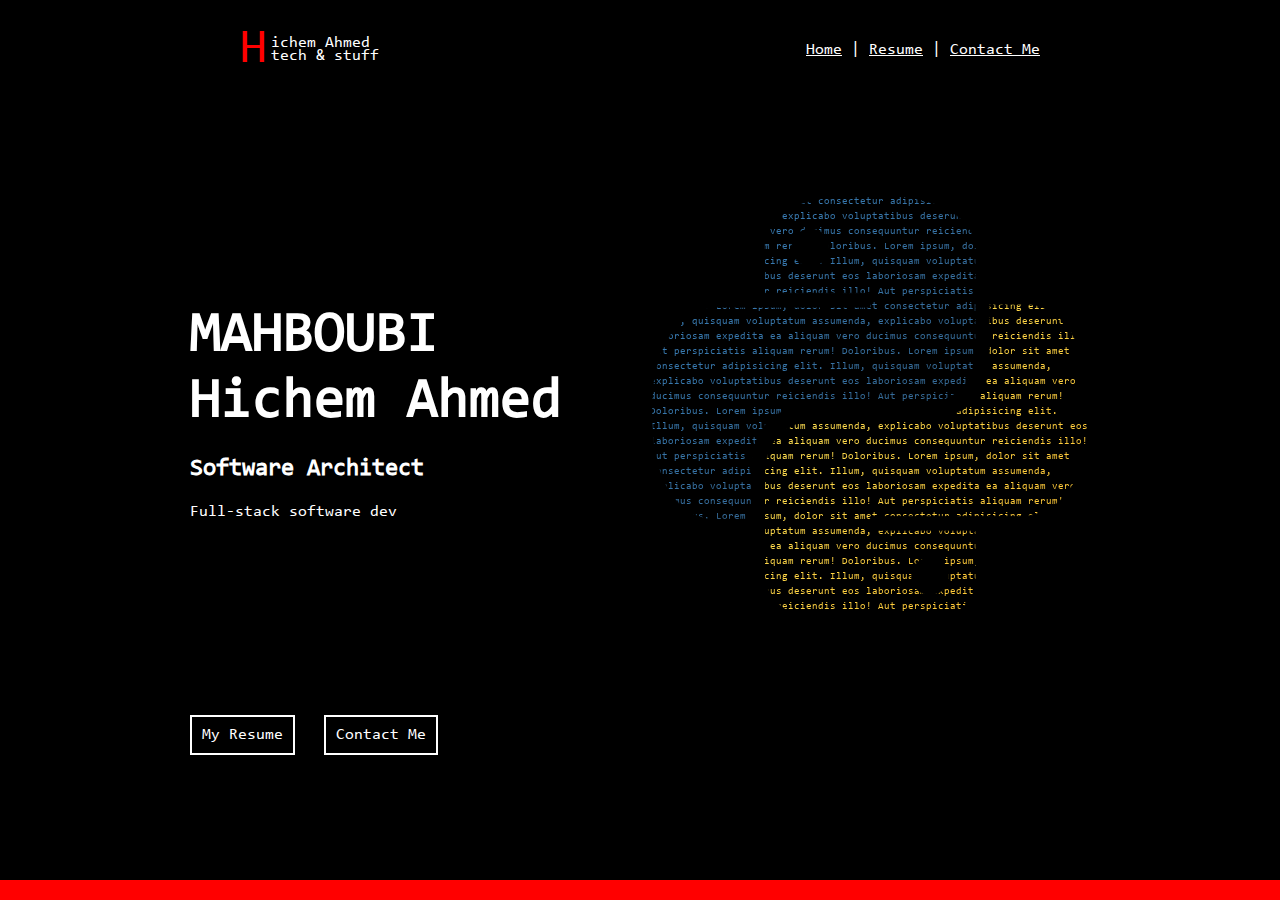
<file: index.html>
<!DOCTYPE html>
<html lang="en">
  <head>
    <meta charset="UTF-8" />
    <meta http-equiv="X-UA-Compatible" content="IE=edge" />
    <link rel="stylesheet" href="style.css" />
    <meta name="viewport" content="width=device-width, initial-scale=1.0" />
    <title>Hichem Ahmed</title>
  </head>
  <body>
    <div class="container">
      <header>
        <a href="index.html" id="logo">
          <p id="logo-part1">H</p>
          <p id="logo-part2">ichem Ahmed tech & stuff</p>
        </a>
        <nav>
          <a href="index.html">Home</a>
          | <a href="resume.html">Resume</a> |
          <a href="contact.html">Contact Me</a>
        </nav>
      </header>
      <main>
        <section id="hero">
          <div>
            <h1>
              MAHBOUBI <br />
              Hichem Ahmed
            </h1>
            <h2>Software Architect</h2>
            <p id="type"></p>
          </div>
          <p>
            Lorem ipsum, dolor sit amet consectetur adipisicing elit. Illum,
            quisquam voluptatum assumenda, explicabo voluptatibus deserunt eos
            laboriosam expedita ea aliquam vero ducimus consequuntur reiciendis
            illo! Aut perspiciatis aliquam rerum! Doloribus. Lorem ipsum, dolor
            sit amet consectetur adipisicing elit. Illum, quisquam voluptatum
            assumenda, explicabo voluptatibus deserunt eos laboriosam expedita
            ea aliquam vero ducimus consequuntur reiciendis illo! Aut
            perspiciatis aliquam rerum! Doloribus. Lorem ipsum, dolor sit amet
            consectetur adipisicing elit. Illum, quisquam voluptatum assumenda,
            explicabo voluptatibus deserunt eos laboriosam expedita ea aliquam
            vero ducimus consequuntur reiciendis illo! Aut perspiciatis aliquam
            rerum! Doloribus. Lorem ipsum, dolor sit amet consectetur
            adipisicing elit. Illum, quisquam voluptatum assumenda, explicabo
            voluptatibus deserunt eos laboriosam expedita ea aliquam vero
            ducimus consequuntur reiciendis illo! Aut perspiciatis aliquam
            rerum! Doloribus. Lorem ipsum, dolor sit amet consectetur
            adipisicing elit. Illum, quisquam voluptatum assumenda, explicabo
            voluptatibus deserunt eos laboriosam expedita ea aliquam vero
            ducimus consequuntur reiciendis illo! Aut perspiciatis aliquam
            rerum! Doloribus. Lorem ipsum, dolor sit amet consectetur
            adipisicing elit. Illum, quisquam voluptatum assumenda, explicabo
            voluptatibus deserunt eos laboriosam expedita ea aliquam vero
            ducimus consequuntur reiciendis illo! Aut perspiciatis aliquam
            rerum! Doloribus. Lorem ipsum, dolor sit amet consectetur
            adipisicing elit. Illum, quisquam voluptatum assumenda, explicabo
            voluptatibus deserunt eos laboriosam expedita ea aliquam vero
            ducimus consequuntur reiciendis illo! Aut perspiciatis aliquam
            rerum! Doloribus. Lorem ipsum, dolor sit amet consectetur
            adipisicing elit. Illum, quisquam voluptatum assumenda, explicabo
            voluptatibus deserunt eos laboriosam expedita ea aliquam vero
            ducimus consequuntur reiciendis illo! Aut perspiciatis aliquam
            rerum! Doloribus.
          </p>
        </section>
        <section id="buttons">
          <a href="resume.html">My Resume</a>
          <a href="contact.html">Contact Me</a>
        </section>
      </main>
    </div>
    <footer></footer>

    <script src="index.js"></script>
  </body>
</html>
</file>
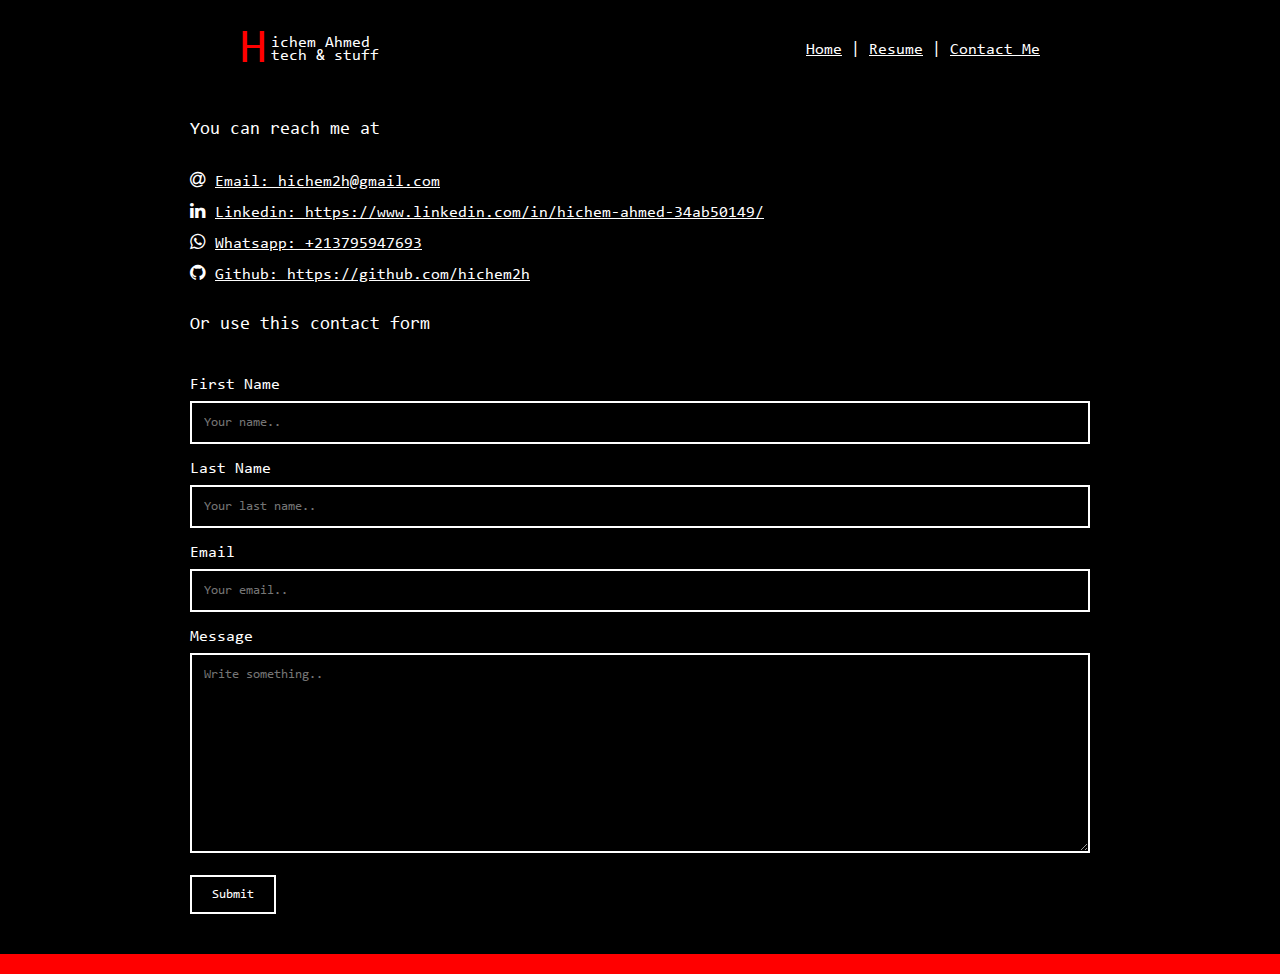
<file: contact.html>
<!DOCTYPE html>
<html lang="en">
  <head>
    <meta charset="UTF-8" />
    <meta http-equiv="X-UA-Compatible" content="IE=edge" />
    <link rel="stylesheet" href="style.css" />
    <link
      rel="stylesheet"
      href="https://cdnjs.cloudflare.com/ajax/libs/font-awesome/4.7.0/css/font-awesome.min.css"
    />
    <meta name="viewport" content="width=device-width, initial-scale=1.0" />
    <title>Hichem Ahmed</title>
  </head>
  <body>
    <div class="container">
      <header>
        <a href="index.html" id="logo">
          <p id="logo-part1">H</p>
          <p id="logo-part2">ichem Ahmed tech & stuff</p>
        </a>
        <nav>
          <a href="index.html">Home</a>
          | <a href="resume.html">Resume</a> |
          <a href="contact.html">Contact Me</a>
        </nav>
      </header>
      <main>
        <div id="contact-info">
          <p>You can reach me at</p>
          <a target="_blank" href="mailto:hichem2h@gmail.com"
            ><i class="fa fa-at"></i>Email: hichem2h@gmail.com</a
          >
          <a
            target="_blank"
            href="https://www.linkedin.com/in/hichem-ahmed-34ab50149/"
          >
            <i class="fa fa-linkedin"></i>Linkedin:
            https://www.linkedin.com/in/hichem-ahmed-34ab50149/
          </a>
          <a target="_blank" href="https://wa.me/+213795947693"
            ><i class="fa fa-whatsapp"></i>Whatsapp: +213795947693</a
          >
          <a target="_blank" href="https://github.com/hichem2h"
            ><i class="fa fa-github"></i>Github: https://github.com/hichem2h</a
          >
          <p>Or use this contact form</p>
        </div>
        <div>
          <p id="contact-form-status"></p>
          <form
            id="contact-form"
            action="https://formspree.io/f/xayvjzge"
            method="POST"
          >
            <label for="fname">First Name</label>
            <input
              type="text"
              id="fname"
              name="firstname"
              placeholder="Your name.."
            />

            <label for="lname">Last Name</label>
            <input
              type="text"
              id="lname"
              name="lastname"
              placeholder="Your last name.."
            />

            <label for="email">Email</label>
            <input
              type="text"
              id="email"
              name="email"
              placeholder="Your email.."
            />

            <label for="message">Message</label>
            <textarea
              id="message"
              name="message"
              placeholder="Write something.."
              style="height: 200px"
            ></textarea>

            <input type="submit" value="Submit" />
          </form>
        </div>
      </main>
    </div>
    <footer></footer>

    <script src="index.js"></script>
  </body>
</html>
</file>
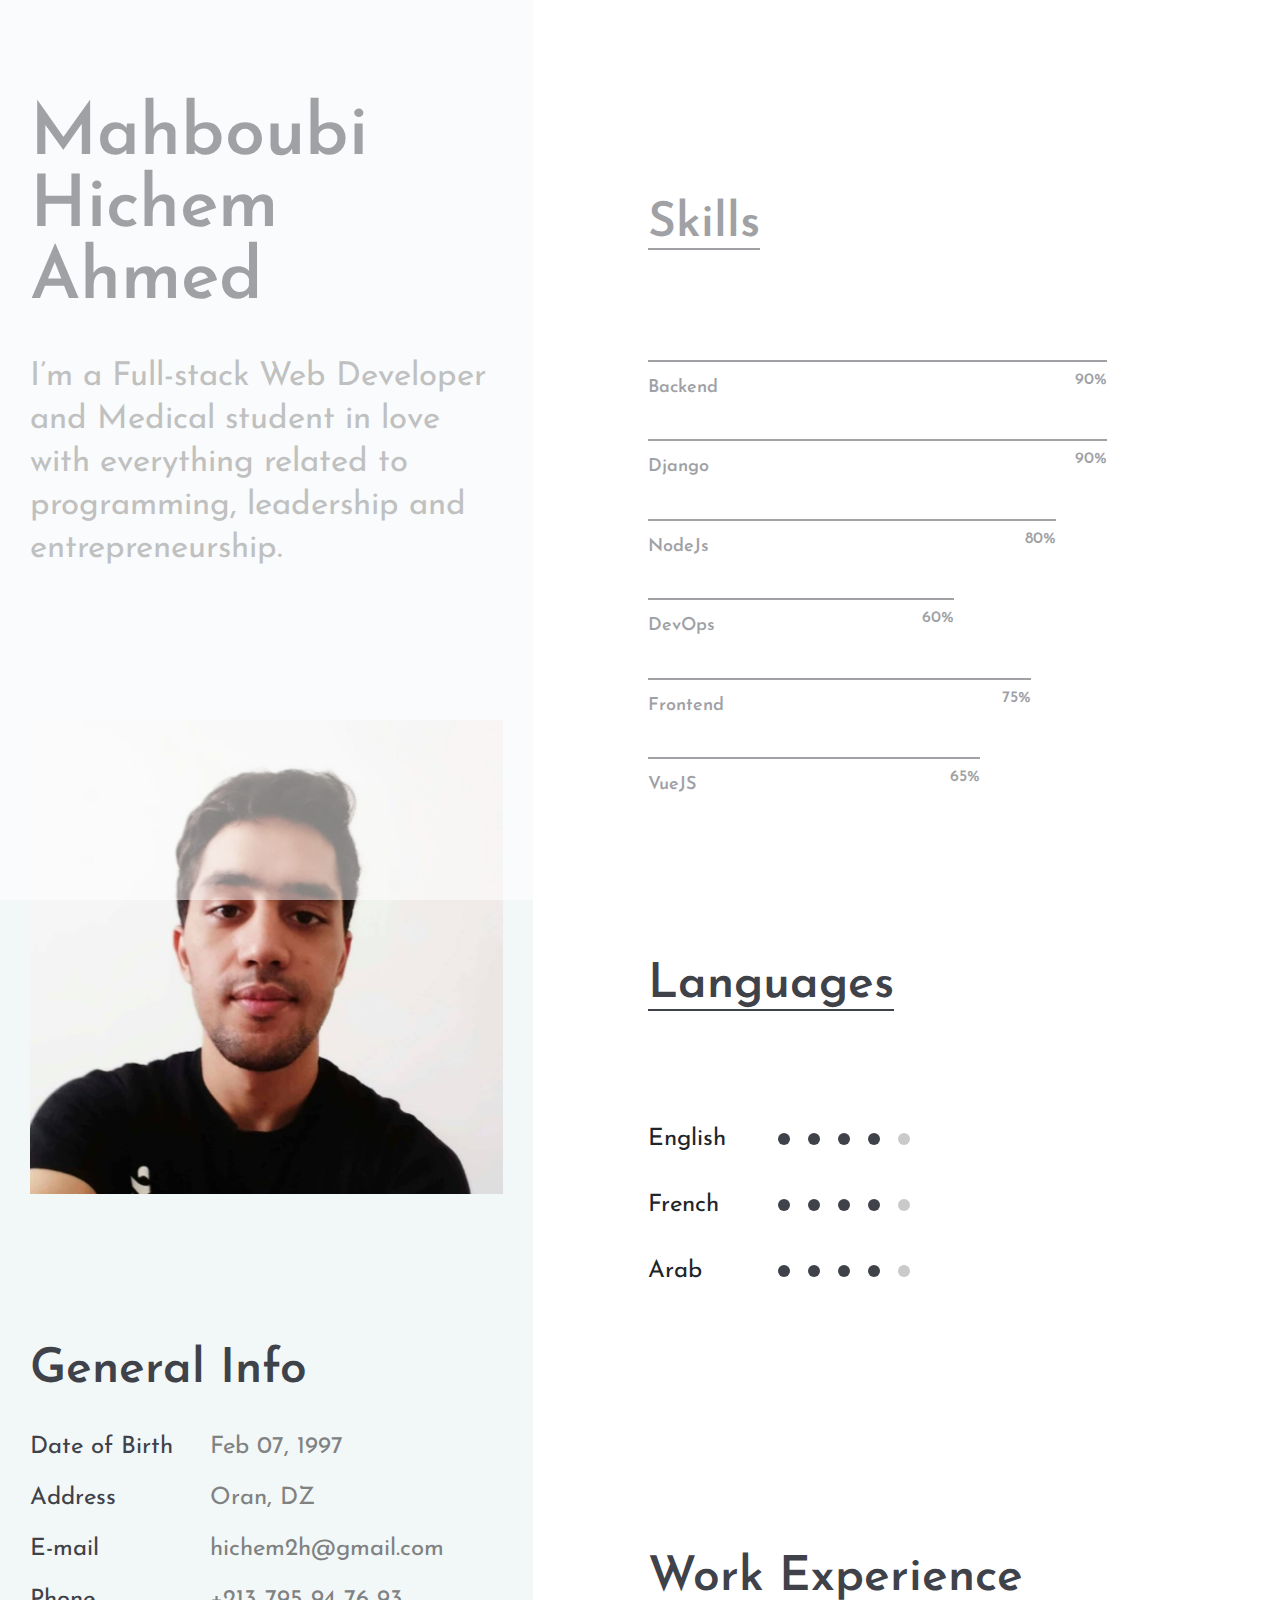
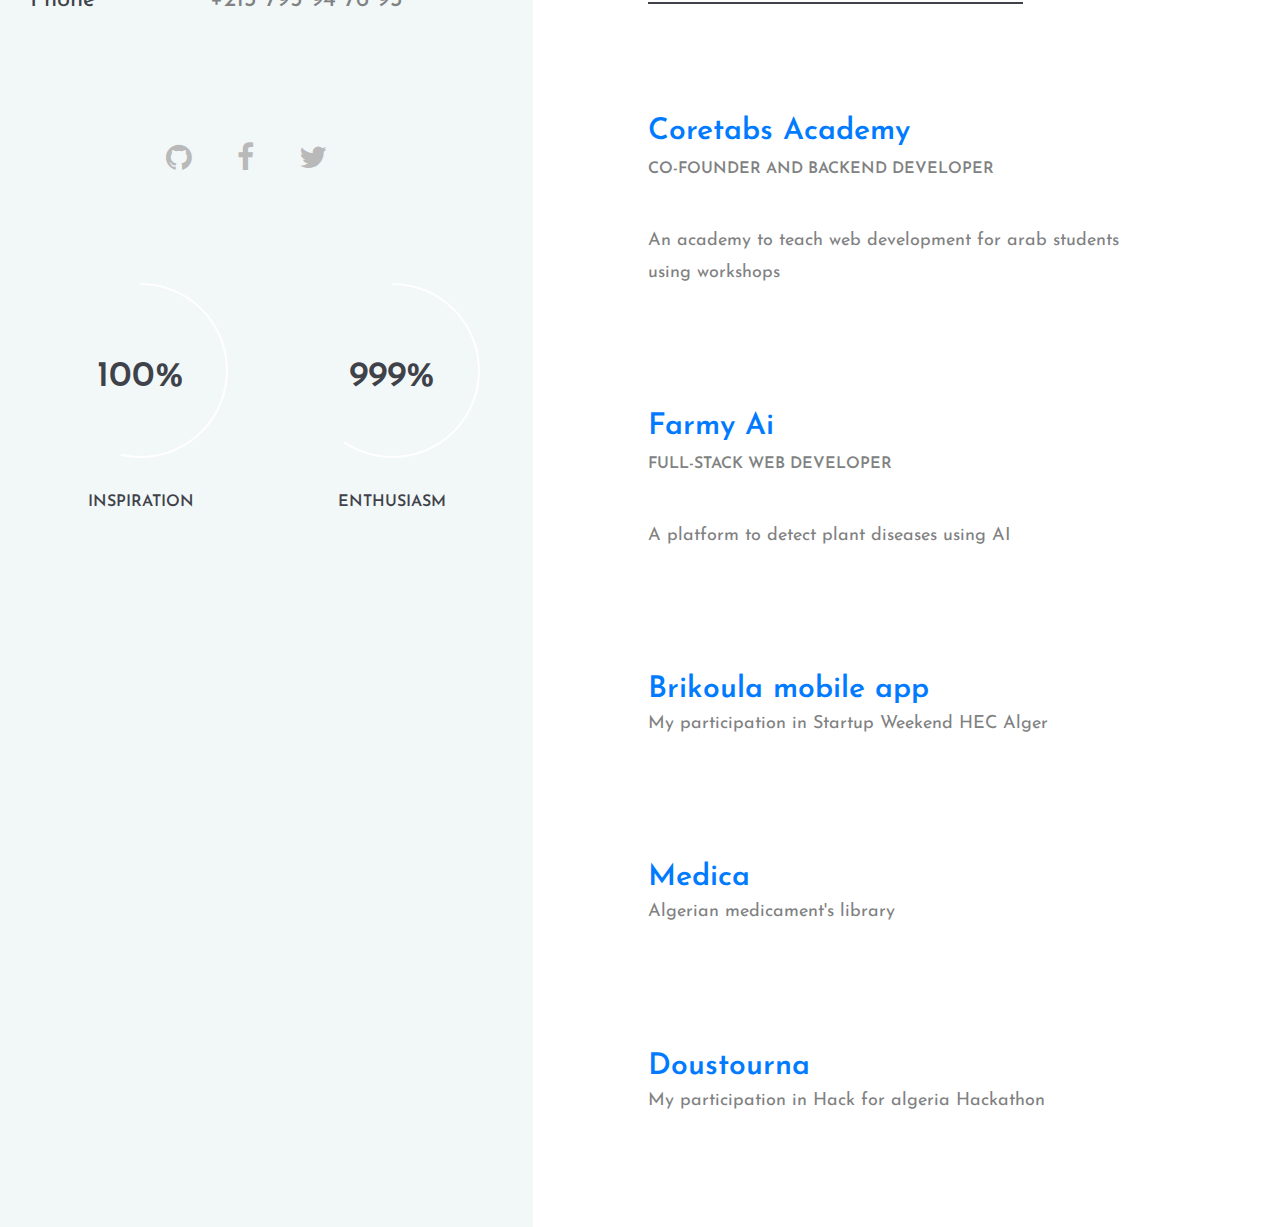
<file: main.html>
<!DOCTYPE html>
<html lang="en">
<head>
	<title>Hichem Ahmed - CV Resume</title>
	<meta charset="UTF-8">
	<meta name="description" content="Hichem Ahmed - CV Resume">
	<meta name="viewport" content="width=device-width, initial-scale=1.0">
	<!-- Favicon -->   
	<link href="img/favicon.ico" rel="shortcut icon"/>

	<!-- Google Fonts -->
	<link href="https://fonts.googleapis.com/css?family=Josefin+Sans:400,400i,600,600i,700" rel="stylesheet">

	<!-- Stylesheets -->
	<link rel="stylesheet" href="css/bootstrap.min.css"/>
	<link rel="stylesheet" href="css/font-awesome.min.css"/>
	<link rel="stylesheet" href="css/flaticon.css"/>
	<link rel="stylesheet" href="css/owl.carousel.css"/>
	<link rel="stylesheet" href="css/magnific-popup.css"/>
	<link rel="stylesheet" href="css/style.css"/>


	<!--[if lt IE 9]>
	  <script src="https://oss.maxcdn.com/html5shiv/3.7.2/html5shiv.min.js"></script>
	  <script src="https://oss.maxcdn.com/respond/1.4.2/respond.min.js"></script>
	<![endif]-->

</head>
<body>
	<!-- Page Preloder -->
	<div id="preloder">
		<div class="loader"></div>
	</div>
	
	<div class="home-three-style">
		<div class="container-fluid p-0">
			<div class="row m-0">
				<div class="col-xl-5 col-lg-5 p-0">
					<div class="main-left-area h-100">
						<!-- hero section -->
						<section class="intro-section">
                                <div class="hero-text">
                                        <h2>Mahboubi<br>Hichem Ahmed</h2>
                                        <p>I’m a Full-stack Web Developer and Medical student in love with everything related to programming, leadership and entrepreneurship.</p>
                                    </div>
							<figure class="hero-image">
								<img src="img/hero-1.jpg" alt="">
							</figure>
							<div class="hero-info pt-5">
								<h2>General Info</h2>
								<ul>
									<li><span>Date of Birth</span>Feb 07, 1997</li>
									<li><span>Address</span>Oran, DZ</li>
									<li><span>E-mail</span>hichem2h@gmail.com</li>
									<li><span>Phone </span>+213 795 94 76 93</li>
								</ul>
							</div>
                        </section>
                        <div class="social-links">
								<a href="https://github.com/hichem2h"><i class="fa fa-github"></i></a>
								<a href="https://facebook.com/hichem2h"><i class="fa fa-facebook"></i></a>
                                <a href="https://twitter.com/hichem2h"><i class="fa fa-twitter"></i></a>
							</div>
						<!-- extra section -->
						<section class="extra-section">
							<div class="row">
								<div class="col-md-6 text-center">
									<div class="fact-box trans">
										<div class="fact-content">
											<div class="circle-progress">
												<div id="progress3" class="prog-circle"></div>
												<div class="progress-info">
													<h2>100%</h2>
												</div>
												<div class="prog-title">
													<h3>Inspiration</h3>
												</div>			
											</div>
										</div>
									</div>
								</div>
								<div class="col-md-6 text-center">
									<div class="fact-box trans">
										<div class="fact-content">
											<div class="circle-progress">
												<div id="progress4" class="prog-circle"></div>
												<div class="progress-info">
													<h2>999%</h2>
												</div>
												<div class="prog-title">
													<h3>Enthusiasm</h3>
												</div>			
											</div>
										</div>
									</div>
								</div>
							</div>
						</section>
					</div>
				</div>
				<div class="col-xl-6 col-lg-7">
					<div class="main-right-area">
						<!-- skill section start -->
						<div class="skill-section">
							<div class="section-title">
								<h2>Skills</h2>
							</div>
							<!-- progress bars -->
							<div class="skills">
								<div class="single-progress-item">
									<div class="progress-bar-style" data-progress="90"></div>
									<p>Backend</p>
								</div>
								<div class="single-progress-item">
									<div class="progress-bar-style" data-progress="90"></div>
									<p>Django</p>
								</div>
								<div class="single-progress-item">
									<div class="progress-bar-style" data-progress="80"></div>
									<p>NodeJs</p>
                                </div>
    							<div class="single-progress-item">
									<div class="progress-bar-style" data-progress="60"></div>
									<p>DevOps</p>
                                </div>
                                <div class="single-progress-item">
									<div class="progress-bar-style" data-progress="75"></div>
									<p>Frontend</p>
                                </div>
                                <div class="single-progress-item">
                                    <div class="progress-bar-style" data-progress="65"></div>
                                    <p>VueJS</p>
                                </div>
							</div>
						</div>
						<!-- skill section end -->
												<!-- language skill section -->
						<section class="language-section spad">
							<div class="section-title">
								<h2>Languages</h2>
							</div>
							<ul class="language-progress">
								<li>English <div class="lan-prog" data-lanprogesss="4"></div></li>
								<li>French <div class="lan-prog" data-lanprogesss="4"></div></li>
								<li>Arab <div class="lan-prog" data-lanprogesss="4"></div></li>
							</ul>
						</section>
						<!-- Resume section start -->
						<section class="resume-section spad">
							<div class="section-title">
								<h2>Work Experience</h2>
							</div>
							<ul class="resume-list">
								<li>
									<h3><a href="https://coretabs.net">Coretabs Academy</a></h3>
									<h4>Co-Founder and Backend Developer</h4>
									<p>An academy to teach web development for arab students using workshops</p>
								</li>
								<li>
								    <h3><a href="http://ilyesbrh.github.io/FarmyAi">Farmy Ai</a></h3>
									<h4>Full-stack Web Developer</h4>
									<p>A platform to detect plant diseases using AI</p>
                                </li>
                                <li>
								    <h3><a href="https://ilyesbrh.github.io/brikoula/">Brikoula mobile app</a></h3>
									<p>My participation in Startup Weekend HEC Alger</p>
                                </li>
                                <li>
								    <h3><a href="https://medicadz.herokuapp.com/">Medica</a></h3>
									<p>Algerian medicament's library</p>
								</li>
                                <li>
								    <h3><a href="">Doustourna</a></h3>
									<p>My participation in Hack for algeria Hackathon</p>
                                </li>
							</ul>
						</section>
						<!-- Resume section end -->
					</div>
				</div>
			</div>
		</div>
	</div>
	<!-- Footer section start -->

	<!-- Footer section end -->
		

	<!--====== Javascripts & Jquery ======-->
	<script src="js/jquery-2.1.4.min.js"></script>
	<script src="js/bootstrap.min.js"></script>
	<script src="js/owl.carousel.min.js"></script>
	<script src="js/magnific-popup.min.js"></script>
	<script src="js/circle-progress.min.js"></script>
	<script src="js/main.js"></script>
</body>
</html>
</file>
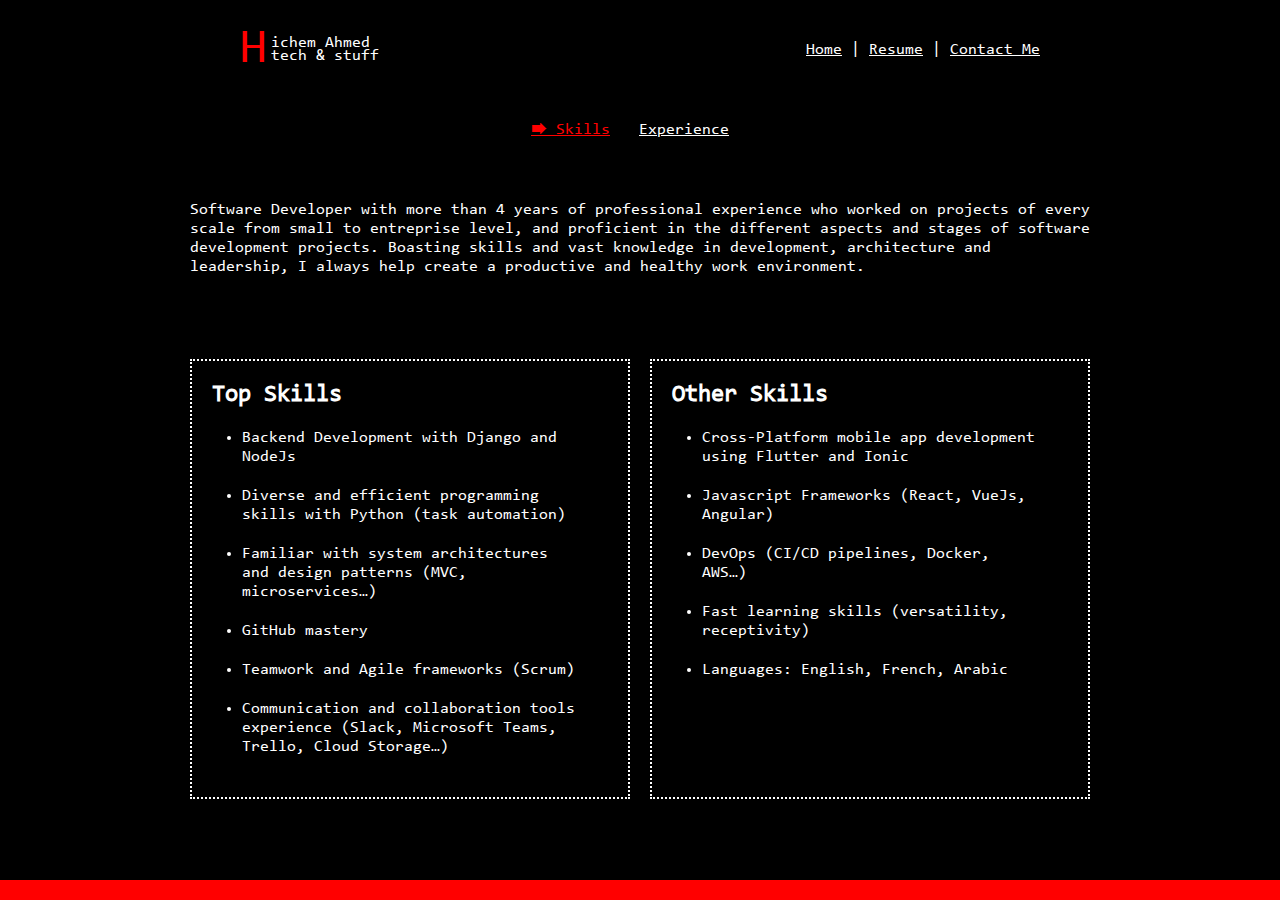
<file: resume.html>
<!DOCTYPE html>
<html lang="en">
  <head>
    <meta charset="UTF-8" />
    <meta http-equiv="X-UA-Compatible" content="IE=edge" />
    <link rel="stylesheet" href="style.css" />
    <meta name="viewport" content="width=device-width, initial-scale=1.0" />
    <title>Hichem Ahmed</title>
  </head>
  <body>
    <div class="container">
      <header>
        <a href="index.html" id="logo">
          <p id="logo-part1">H</p>
          <p id="logo-part2">ichem Ahmed tech & stuff</p>
        </a>
        <nav>
          <a href="index.html">Home</a>
          | <a href="resume.html">Resume</a> |
          <a href="contact.html">Contact Me</a>
        </nav>
      </header>
      <main>
        <div id="tab-links">
          <a href="#" class="tab-link active" onclick="openTab(event, 'skills')"
            >Skills</a
          >
          <a href="#" class="tab-link" onclick="openTab(event, 'experience')"
            >Experience</a
          >
        </div>
        <div id="skills" class="tab">
          <p>
            Software Developer with more than 4 years of professional experience
            who worked on projects of every scale from small to entreprise
            level, and proficient in the different aspects and stages of
            software development projects. Boasting skills and vast knowledge in
            development, architecture and leadership, I always help create a
            productive and healthy work environment.
          </p>
          <div>
            <div class="skill-box">
              <h2>Top Skills</h2>
              <ul>
                <li>Backend Development with Django and NodeJs</li>
                <li>
                  Diverse and efficient programming skills with Python (task
                  automation)
                </li>
                <li>
                  Familiar with system architectures and design patterns (MVC,
                  microservices…)
                </li>
                <li>GitHub mastery</li>
                <li>Teamwork and Agile frameworks (Scrum)</li>
                <li>
                  Communication and collaboration tools experience (Slack,
                  Microsoft Teams, Trello, Cloud Storage…)
                </li>
              </ul>
            </div>
            <div class="skill-box">
              <h2>Other Skills</h2>
              <ul>
                <li>
                  Cross-Platform mobile app development using Flutter and Ionic
                </li>
                <li>Javascript Frameworks (React, VueJs, Angular)</li>
                <li>DevOps (CI/CD pipelines, Docker, AWS…)</li>
                <li>Fast learning skills (versatility, receptivity)</li>
                <li>Languages: English, French, Arabic</li>
              </ul>
            </div>
          </div>
        </div>
        <div id="experience" class="tab">
          <div class="project">
            <h2>Coretabs Academy</h2>
            <p>
              Made RESTful APIs using Django that have the following features:
            </p>
            <ul>
              <li>Full feature authentication system</li>
              <li>SSO system and Discourse Integration</li>
              <li>Efficiency + Speed (CELERY, Caching…)</li>
              <li>AWS integration (SQS, S3…)</li>
              <li>Well Tested (testing and mocking frameworks)</li>
              <li>Logging and bug tracking system</li>
              <li>Well documented</li>
              <li>Clean and organized database (Using PostgreSQL)</li>
              <li>Clean and organized GitHub repository</li>
            </ul>
          </div>
          <div class="project">
            <h2>Farmy AI</h2>
            <p>
              Made GraphQL APIs using NodeJs and MongoDB that have the following
              features:
            </p>
            <ul>
              <li>
                Full feature notification system using GraphQL subscriptions
              </li>
              <li>Efficient MongoDB data manipulation</li>
            </ul>
            <p>Made RESTful APIs using Django.</p>
            <p>Made mobile application using Ionic.</p>
            <p>Made single page web application using Angular.</p>
          </div>
        </div>
      </main>
    </div>
    <footer></footer>

    <script src="index.js"></script>
  </body>
</html>
</file>
<file: style.css>
@font-face {
  font-family: Consolas;
  src: url(CONSOLA.TTF);
}

* {
  margin: 0;
  padding: 0;
  color: white;
  font-family: Consolas;
}

body {
  background-color: black;
  min-height: 100vh;
  display: flex;
  flex-direction: column;
}

.container {
  padding: 0 50px;
  flex: 1;
  display: flex;
  flex-direction: column;
  justify-content: space-between;
  align-items: center;
}

/* Header */

header {
  width: 100%;
  max-width: 800px;
  height: 100px;
  display: flex;
  flex-wrap: wrap;
  justify-content: space-between;
  align-items: center;
}

#logo {
  display: flex;
  align-items: center;
  text-decoration: none;
  gap: 5px;
}

#logo #logo-part1 {
  flex-basis: 20px;
  flex-grow: 0;
  flex-shrink: 0;

  font-size: 48px;
  color: red;
}

#logo #logo-part2 {
  flex-basis: 120px;
  flex-grow: 0;
  flex-shrink: 0;

  font-size: 16px;
  line-height: 0.8;
}

/* Main */

main {
  display: flex;
  flex-direction: column;
  justify-content: space-evenly;
  flex: 1;
  width: 100%;
  max-width: 900px;
}

#hero {
  display: flex;
  align-items: center;
  flex-wrap: wrap;
  gap: 20px;
}

#hero div {
  flex: 1;
}

#hero div h1 {
  font-size: 56px;
}

#hero div h2 {
  margin-top: 20px;
}

#hero div p {
  font-size: 16px;
  margin-top: 20px;
}

#hero > p {
  flex: 1;
  min-width: 300px;
  background-image: url("python.png");
  background-size: contain;
  background-position: center;
  background-repeat: no-repeat;
  background-clip: text;
  -webkit-background-clip: text;
  color: transparent;

  font-size: 10px;
  line-height: 1.5;

  -webkit-touch-callout: none;
  -webkit-user-select: none;
  -khtml-user-select: none;
  -moz-user-select: none;
  -ms-user-select: none;
  user-select: none;
}

#buttons a {
  text-decoration: none;
  padding: 10px;
  border: 2px solid white;
  margin-right: 20px;
}

#buttons a:hover {
  background-color: lightgrey;
  color: black;
}

/* Resume */

#tab-links {
  margin: 20px 0;
  text-align: center;
}

#tab-links a {
  margin-right: 20px;
}

.active {
  color: red;
}

.active:before {
  content: "🡆 ";
}

#experience {
  flex: 1;
  display: none;
  flex-wrap: wrap;
  gap: 10px;
}

.project {
  width: 100%;
  padding: 20px;
  border: 2px dotted white;
  margin: 20px 0;
}

.project p {
  padding: 10px 0;
}

.project ul {
  padding: 10px 30px;
}

#skills {
  flex: 1;
  display: flex;
  flex-direction: column;
  justify-content: space-evenly;
  gap: 40px;
}

#skills > div {
  flex-wrap: wrap;
  display: flex;
  gap: 20px;
}

.skill-box {
  flex: 1;
  padding: 20px;
  border: 2px dotted white;
}

.skill-box ul {
  padding: 10px 30px;
}

.skill-box li {
  padding: 10px 0px;
}

/* Contact Me */

#contact-info {
  display: flex;
  flex-direction: column;
  gap: 10px;
}

#contact-info a i {
  margin-right: 10px;
  font-size: 18px;
}

#contact-info p {
  margin: 20px 0;
  font-size: 18px;
}

#contact-form-status {
  color: red;
  margin-bottom: 20px;
}

input[type="text"],
textarea {
  width: 100%;
  padding: 12px;
  background-color: black;
  border: 2px solid white;
  color: white;

  box-sizing: border-box;
  margin-top: 6px;
  margin-bottom: 16px;
  resize: vertical;
}

input[type="submit"] {
  text-decoration: none;
  padding: 10px 20px;
  color: white;
  cursor: pointer;
  border: 2px solid white;
  background-color: black;
}

input[type="submit"]:hover {
  background-color: lightgray;
  color: black;
}

/* Footer */

footer {
  height: 20px;
  width: 100%;
  background-color: red;
  margin-top: 40px;
}

@media only screen and (max-width: 700px) {
  #hero > p {
    display: none;
  }
}
</file>
<file: css/flaticon.css>
/*
  	Flaticon icon font: Flaticon
  	Creation date: 11/12/2017 08:10
  	*/

@font-face {
  font-family: "Flaticon";
  src: url("../icon-fonts/Flaticon.eot");
  src: url("../icon-fonts/Flaticon.eot?#iefix") format("embedded-opentype"),
       url("../icon-fonts/Flaticon.woff") format("woff"),
       url(".../icon-fonts/Flaticon.ttf") format("truetype"),
       url("../icon-fonts/Flaticon.svg#Flaticon") format("svg");
  font-weight: normal;
  font-style: normal;
}

@media screen and (-webkit-min-device-pixel-ratio:0) {
  @font-face {
    font-family: "Flaticon";
    src: url("../icon-fonts/Flaticon.svg#Flaticon") format("svg");
  }
}

[class^="flaticon-"]:before, [class*=" flaticon-"]:before,
[class^="flaticon-"]:after, [class*=" flaticon-"]:after {   
  font-family: Flaticon;
  font-style: normal;
}

.flaticon-001-yoga:before { content: "\f100"; }
.flaticon-002-writing:before { content: "\f101"; }
.flaticon-003-weightlifting:before { content: "\f102"; }
.flaticon-004-cinema:before { content: "\f103"; }
.flaticon-005-game-console:before { content: "\f104"; }
.flaticon-006-swimming:before { content: "\f105"; }
.flaticon-007-sports:before { content: "\f106"; }
.flaticon-008-karaoke:before { content: "\f107"; }
.flaticon-009-sewing-2:before { content: "\f108"; }
.flaticon-010-snorkel:before { content: "\f109"; }
.flaticon-011-reading:before { content: "\f10a"; }
.flaticon-012-quilt:before { content: "\f10b"; }
.flaticon-013-chess-1:before { content: "\f10c"; }
.flaticon-014-poker:before { content: "\f10d"; }
.flaticon-015-photo-camera:before { content: "\f10e"; }
.flaticon-016-canvas:before { content: "\f10f"; }
.flaticon-017-model:before { content: "\f110"; }
.flaticon-018-music-player:before { content: "\f111"; }
.flaticon-019-knitting:before { content: "\f112"; }
.flaticon-020-kite:before { content: "\f113"; }
.flaticon-021-necklace:before { content: "\f114"; }
.flaticon-022-hiking:before { content: "\f115"; }
.flaticon-023-toast:before { content: "\f116"; }
.flaticon-024-gardening:before { content: "\f117"; }
.flaticon-025-fishing:before { content: "\f118"; }
.flaticon-026-sewing-1:before { content: "\f119"; }
.flaticon-027-drum-set:before { content: "\f11a"; }
.flaticon-028-sewing:before { content: "\f11b"; }
.flaticon-029-dancing:before { content: "\f11c"; }
.flaticon-030-crossword:before { content: "\f11d"; }
.flaticon-031-crochet:before { content: "\f11e"; }
.flaticon-032-cooking:before { content: "\f11f"; }
.flaticon-033-coin:before { content: "\f120"; }
.flaticon-034-pottery:before { content: "\f121"; }
.flaticon-035-tent:before { content: "\f122"; }
.flaticon-036-chess:before { content: "\f123"; }
</file>
<file: css/style.css>
/* =================================
------------------------------------
  Civic - CV Resume
  Version: 1.0
 ------------------------------------ 
 ====================================*/

/*----------------------------------------*/
/* Template default CSS
/*----------------------------------------*/
html,
body {
	height: 100%;
	font-family: 'Josefin Sans', sans-serif;
}

h1,
h2,
h3,
h4,
h5,
h6 {
	color: #40424a;
	margin: 0;
	font-weight: 600;
	font-family: 'Josefin Sans', sans-serif;
}

h2 {
	font-size: 48px;
}

h3 {
	font-size: 30px;
}

p {
	font-size: 18px;
	color: #808181;
	line-height: 1.8;
}

img {
	max-width: 100%;
}

input:focus,
select:focus,
button:focus,
textarea:focus {
	outline: none;
}

a:hover,
a:focus {
	text-decoration: none;
	outline: none;
}

ul,
ol {
	padding: 0;
	margin: 0;
}

/*---------------------
	Helper CSS
-----------------------*/
.spad {
	padding-top: 125px;
	padding-bottom: 110px;
}

.section-title h2 {
	display: inline-block;
	position: relative;
	margin-bottom: 110px;
	padding-bottom: 2px;
	line-height: normal;
}

.section-title h2:after {
	position: absolute;
	content: '';
	width: 100%;
	height: 2px;
	left: 0;
	bottom: 0;
	background: #40424a;
}

.set-bg {
	background-repeat: no-repeat;
	background-size: cover;
}

/*------------------------
  Common Elements
--------------------------*/

/* Preloder */
#preloder {
	position: fixed;
	width: 100%;
	height: 100%;
	top: 0;
	left: 0;
	z-index: 999999;
	background: #fff;
}

.loader {
	width: 30px;
	height: 30px;
	border: 3px solid #000;
	position: absolute;
	top: 50%;
	left: 50%;
	margin-top: -13px;
	margin-left: -13px;
	border-radius: 60px;
	border-left-color: transparent;
	animation: loader 0.8s linear infinite;
	-webkit-animation: loader 0.8s linear infinite;
}

@keyframes loader {
	0% {
		-webkit-transform: rotate(0deg);
		        transform: rotate(0deg);
	}
	50% {
		-webkit-transform: rotate(180deg);
		        transform: rotate(180deg);
	}
	100% {
		-webkit-transform: rotate(360deg);
		        transform: rotate(360deg);
	}
}

@-webkit-keyframes loader {
	0% {
		-webkit-transform: rotate(0deg);
	}
	50% {
		-webkit-transform: rotate(180deg);
	}
	100% {
		-webkit-transform: rotate(360deg);
	}
}

/* Site Buttons */
.site-btn {
	display: inline-block;
	text-transform: uppercase;
	font-size: 12px;
	min-width: 213px;
	min-height: 20px;
	text-align: center;
	padding: 20px 10px 15px;
	position: relative;
	background-color: #fff;
	margin-right: 10px;
	border: 2px solid #40424a;
	color: #40424a;
	font-weight: 700;
}

.site-btn:hover {
	color: #40424a;
}

.circle-progress {
	text-align: center;
	padding-top: 30px;
	display: inline-block;
}

.circle-progress .prog-circle {
	margin-bottom: -155px;
}

.circle-progress canvas {
	-webkit-transform: rotate(90deg);
	-ms-transform: rotate(90deg);
	transform: rotate(90deg);
}

.circle-progress .progress-info {
	background: #f2f7f8;
	width: 127px;
	height: 127px;
	border-radius: 150px;
	margin: 0 auto;
	padding-top: 45px;
}

.circle-progress .progress-info h2 {
	font-size: 36px;
	color: #40424a !important;
}

.circle-progress .prog-title {
	text-align: center;
	margin-top: 55px;
}

.circle-progress .prog-title h3 {
	font-size: 16px;
	text-transform: uppercase;
}

.circle-progress .prog-title p {
	font-size: 15px;
	color: #808181 !important;
}

/* Image Popup */
.img-popup-warp .mfp-content,
.img-popup-warp.mfp-ready.mfp-removing .mfp-content {
	opacity: 0;
	-webkit-transform: scale(0.8);
	-ms-transform: scale(0.8);
	transform: scale(0.8);
	-webkit-transition: all 0.4s;
	-o-transition: all 0.4s;
	transition: all 0.4s;
}

.img-popup-warp.mfp-ready .mfp-content {
	opacity: 1;
	-webkit-transform: scale(1);
	-ms-transform: scale(1);
	transform: scale(1);
}

/* Fact box */
.fact-box {
	height: 75px;
	display: table;
	width: 100%;
	background: #40424a;
}

.fact-box.trans {
	background-color: transparent;
}

.fact-box .fact-content {
	display: table-cell;
	vertical-align: middle;
	text-align: center;
}

.fact-box .fact-content img {
	width: 60px;
	margin-bottom: 30px;
}

.fact-box .fact-content h2 {
	font-size: 36px;
	color: #fff;
}

.fact-box .fact-content p {
	color: #fff;
	margin-bottom: 0;
}

/* Porgess bar */
.single-progress-item {
	margin-bottom: 35px;
	position: relative;
}

.single-progress-item p {
	color: #40424a;
	margin-bottom: 0;
	font-weight: 600;
}

.progress-bar-style {
	display: block;
	height: 2px;
	position: relative;
	width: 100%;
	margin-bottom: 10px;
}

.bar-inner {
	position: absolute;
	height: 100%;
	left: 0;
	top: 0;
	background: #40424a;
}

.bar-inner span {
	position: absolute;
	right: 0;
	bottom: -30px;
	color: #40424a;
	font-weight: 600;
}

/* Progress dots */
.language-progress {
	max-width: 280px;
	list-style: none;
}

.language-progress li {
	font-size: 24px;
	position: relative;
	padding-right: 150px;
	margin-bottom: 30px;
}

.language-progress .lan-prog {
	position: absolute;
	right: 0;
	top: 0;
}

.language-progress .lan-prog span {
	width: 12px;
	height: 12px;
	display: inline-block;
	margin-right: 18px;
	border-radius: 12px;
	background: #40424a;
}

.language-progress .lan-prog span.fade-ele {
	background: #cacaca;
}

/* Icon Box */
.icon-box {
	text-align: center;
	display: inline-block;
	margin-right: 60px;
}

.icon-box:last-child {
	margin-right: 0;
}

.icon-box i {
	font-size: 60px;
}

.icon-box p {
	color: #40424a;
}

.social-links a {
	-webkit-transition: all 0.3s;
	-o-transition: all 0.3s;
	transition: all 0.3s;
}

/*---------------------
	Header section
-----------------------*/
.header-section {
	padding: 50px 40px;
	background: #f2f7f8;
}

.site-logo h2 {
	font-size: 36px;
}

.site-logo h2 a {
	color: #40424a;
}

.site-logo p {
	font-size: 14px;
	line-height: normal;
}

.header-buttons a {
	margin-top: 15px;
}

/*---------------------
	Hero section
-----------------------*/
.hero-section {
	background: #f2f7f8;
}

.hero-text {
	margin-bottom: 80px;
}

.hero-text h2 {
	font-size: 170px;
	line-height: normal;
	margin-bottom: 20px;
}

.hero-text p {
	font-size: 33px;
	line-height: 1.3;
}

.hero-image {
	padding-top: 70px;
}

.hero-info h2 {
	margin-bottom: 30px;
}

.hero-info ul {
	list-style: none;
}

.hero-info ul li {
	font-size: 24px;
	color: #808181;
	margin-bottom: 15px;
}

.hero-info ul li span {
	color: #40424a;
	display: inline-block;
	min-width: 220px;
}

.hero-info ul li:last-child {
	margin-bottom: 0;
}

/*---------------------
	Social section
-----------------------*/
.social-section {
	background: #f9f9f9;
	padding: 80px 0;
}

.social-section .social-links {
	display: inline-block;
	background: #f9f9f9;
	position: relative;
	z-index: 5;
}

.social-section .social-links a {
	color: #484848;
	font-size: 36px;
	margin-right: 40px;
}

.social-section .social-link-warp {
	position: relative;
}

.social-section .social-link-warp h2 {
	display: inline-block;
	float: right;
	font-weight: 400;
	padding-left: 30px;
	background: #f9f9f9;
	position: relative;
	z-index: 5;
}

.social-section .social-link-warp:after {
	position: absolute;
	content: '';
	width: 50%;
	height: 2px;
	left: 23%;
	top: 50%;
	margin-top: 1px;
	background: #cbcbcb;
}

/*---------------------
	Resume section
----------------------*/
.resume-section.with-bg {
	background-image: url(../img/resume-bg.jpg);
	background-repeat: no-repeat;
	background-size: cover;
}

.resume-list {
	list-style: none;
	margin-left: 60px;
	padding-left: 110px;
	border-left: 2px solid #40424a;
}

.resume-list li {
	margin-bottom: 120px;
	position: relative;
}

.resume-list li:last-child {
	margin-bottom: 0;
}

.resume-list li:after {
	position: absolute;
	content: '';
	width: 15px;
	height: 15px;
	border: 2px solid #40424a;
	border-radius: 50px;
	background: #cacaca;
	top: 30px;
	left: -118px;
}

.resume-list h2 {
	font-size: 72px;
	margin-bottom: 10px;
}

.resume-list h4 {
	font-size: 16px;
	text-transform: uppercase;
	color: #808181;
	margin-top: 10px;
	margin-bottom: 45px;
}

.resume-list p {
	margin-bottom: 0;
}

/*---------------------
	Review section
-----------------------*/
.review-slider {
	padding-left: 150px;
}

.review-slider .owl-dots {
	position: absolute;
	left: 50px;
	top: 70px;
}

.review-slider .owl-dots .owl-dot {
	width: 12px;
	height: 12px;
	border: 2px solid #40424a;
	border-radius: 50px;
	background: #cacaca;
	margin-bottom: 15px;
}

.review-slider .owl-dots .owl-dot.active {
	background: #40424a;
}

.single-review .qut {
	font-size: 120px;
	line-height: 0;
	color: #505259;
	margin-top: 60px;
}

.single-review p {
	margin-bottom: 40px;
}

.single-review h3 {
	font-size: 24px;
	margin-bottom: 10px;
}

.single-review h4 {
	font-size: 16px;
}

/*---------------------
	Portfolio section
----------------------*/
.portfolio-warp {
	padding: 0 60px;
}

.portfolio-item h2 {
	font-size: 24px;
	margin-bottom: 5px;
}

.portfolio-item p {
	font-size: 14px;
	margin-bottom: 0;
}

.portfolio-item .port-pic {
	margin-bottom: 30px;
	display: block;
	height: 480px;
	background: #333;
	background-position: center center;
	background-size: cover;
	overflow: hidden;
	position: relative;
}

.portfolio-item .port-pic:after {
	position: absolute;
	content: '';
	left: 0;
	bottom: 0;
	width: 100%;
	height: 0;
	background: #000;
	opacity: 0;
	z-index: 2;
	-webkit-transition: all 0.4s cubic-bezier(0.55, 0.09, 0.68, 0.53) 0s;
	-o-transition: all 0.4s cubic-bezier(0.55, 0.09, 0.68, 0.53) 0s;
	transition: all 0.4s cubic-bezier(0.55, 0.09, 0.68, 0.53) 0s;
}

.portfolio-item:hover .port-pic:after {
	opacity: 0.8;
	height: 100%;
	top: 0;
}

/*---------------------
	Contact section
-----------------------*/
.contact-form {
	display: block;
	width: 100%;
}

.contact-form input {
	background-color: transparent;
	padding-left: 25px;
	height: 60px;
	width: 100%;
	border: none;
	border-bottom: 2px solid #cacaca;
	margin-bottom: 30px;
	font-size: 13px;
}

.contact-form textarea {
	padding-left: 25px;
	height: 200px;
	width: 100%;
	border: none;
	border-bottom: 2px solid #cacaca;
	margin-bottom: 30px;
	font-size: 13px;
	background-color: transparent;
}

.contact-form ::-webkit-input-placeholder {
	font-style: italic;
}

.contact-form :-ms-input-placeholder {
	font-style: italic;
}

.contact-form ::-ms-input-placeholder {
	font-style: italic;
}

.contact-form ::placeholder {
	font-style: italic;
}

/*---------------------
	Footer section
-----------------------*/
.footer-section {
	background: #40424a;
	padding: 20px 0;
}

.copyright {
	padding-top: 5px;
	font-size: 12px;
	color: #838488;
	line-height: normal;
}

/*---------------------
	Home 2 Style
-----------------------*/
.home-two-style {
	background-image: url(../img/home-2-bg.png);
	background-repeat: no-repeat;
	background-size: cover;
	background-position: top center;
	background-color: #009fff;
}

.home-two-style .header-section,
.home-two-style .hero-section,
.home-two-style .social-section,
.home-two-style .review-slider .owl-dots .owl-dot,
.home-two-style .site-btn,
.home-two-style .fact-box,
.home-two-style .social-links,
.home-two-style .social-section .social-link-warp h2 {
	background-color: transparent;
}

.home-two-style h1,
.home-two-style h2,
.home-two-style h3,
.home-two-style h4,
.home-two-style h5,
.home-two-style h6,
.home-two-style p,
.home-two-style .site-logo h2 a,
.home-two-style .site-logo p,
.home-two-style .hero-info ul li,
.home-two-style .hero-info ul li span,
.home-two-style .single-review .qut,
.home-two-style .site-btn,
.home-two-style .social-section .social-links a,
.home-two-style .contact-form input,
.home-two-style .contact-form textarea,
.home-two-style .circle-progress .prog-title p,
.home-two-style .circle-progress .prog-title h3,
.home-two-style .circle-progress .progress-info h2 {
	color: #fff !important;
}

.home-two-style .section-title h2:after,
.home-two-style .review-slider .owl-dots .owl-dot.active {
	background: #fff;
}

.home-two-style .resume-list,
.home-two-style .resume-list li:after,
.home-two-style .review-slider .owl-dots .owl-dot,
.home-two-style .site-btn,
.home-two-style .contact-form input,
.home-two-style .contact-form textarea {
	border-color: #fff;
}

.home-two-style .hero-image {
	padding-left: 0px;
	padding-top: 200px;
}

.home-two-style .hero-image img {
	-webkit-box-shadow: 6px 20px 50px rgba(0, 0, 0, 0.5294117647);
	        box-shadow: 6px 20px 50px rgba(0, 0, 0, 0.5294117647);
}

.home-two-style .resume-list li:after {
	background: #009fff;
}

.home-two-style .circle-progress .progress-info {
	background: #50bcfd;
}

.home-two-style .fact-box {
	border: 2px solid #fff;
}

.home-two-style .fact-box.trans {
	border: none;
}

.home-two-style .footer-section {
	background: #3a4db4;
}

.home-two-style .contact-form ::-webkit-input-placeholder {
	color: #fff;
}

.home-two-style .contact-form :-ms-input-placeholder {
	color: #fff;
}

.home-two-style .contact-form ::-ms-input-placeholder {
	color: #fff;
}

.home-two-style .contact-form ::placeholder {
	color: #fff;
}

/*---------------------
	Home 3 Style
-----------------------*/
.home-three-style .main-left-area,
.home-four-style .main-left-area {
	background: #f2f7f8;
	padding-top: 100px;
	padding-right: 80px;
	padding-left: 80px;
}

.home-three-style .main-left-area .section-title h2,
.home-four-style .main-left-area .section-title h2 {
	margin-bottom: 130px;
}

.home-three-style .main-right-area,
.home-four-style .main-right-area {
	padding-top: 200px;
	padding-left: 110px;
}

.home-three-style .resume-list li,
.home-four-style .resume-list li {
	padding-left: 0;
}

.home-three-style .resume-list li:after,
.home-four-style .resume-list li:after {
	display: none;
}

.home-three-style .resume-list,
.home-four-style .resume-list {
	border-left: none;
	padding-left: 0;
	margin-left: 0;
}

.home-three-style .header-section,
.home-four-style .header-section {
	padding: 50px 80px;
	background: transparent;
	position: absolute;
	width: 100%;
	z-index: 1;
}

.home-three-style .hero-image,
.home-four-style .hero-image {
	margin-bottom: 100px;
}

.home-three-style .hero-text h2,
.home-four-style .hero-text h2 {
	font-size: 72px;
	margin-bottom: 40px;
}

.home-three-style .review-slider,
.home-four-style .review-slider {
	padding-left: 0;
}

.home-three-style .review-slider .owl-dots,
.home-four-style .review-slider .owl-dots {
	position: relative;
	left: 0;
	top: 0;
	padding-top: 50px;
}

.home-three-style .review-slider .owl-dots .owl-dot,
.home-four-style .review-slider .owl-dots .owl-dot {
	display: inline-block;
	margin-right: 15px;
	background: #cacaca;
	border: none;
}

.home-three-style .review-slider .owl-dots .owl-dot.active,
.home-four-style .review-slider .owl-dots .owl-dot.active {
	background: #40424a;
}

.home-three-style .skills,
.home-four-style .skills {
	max-width: 555px;
}

.home-three-style .fact-box.trans,
.home-four-style .fact-box.trans {
	margin-bottom: 10px;
}

.home-three-style .social-links,
.home-four-style .social-links {
	text-align: center;
	padding-bottom: 70px;
	padding-top: 120px;
}

.home-three-style .social-links a,
.home-four-style .social-links a {
	font-size: 30px;
	margin-right: 40px;
	color: #b9b9b9;
}

.home-three-style .social-links a:hover,
.home-four-style .social-links a:hover {
	color: #484848;
}

/*---------------------
	Home 4 Style
-----------------------*/
.home-four-style .site-logo h2 a,
.home-four-style .site-logo p {
	color: #fff;
}

.home-four-style .main-left-area {
	position: relative;
	/* Permalink - use to edit and share this gradient: http://colorzilla.com/gradient-editor/#481340+0,ff0f3c+100,ff0f3c+100 */
	background: #481340;
	/* Old browsers */
	/* FF3.6-15 */
	background: -webkit-linear-gradient(top, #481340 0%, #ff0f3c 100%, #ff0f3c 100%);
	/* Chrome10-25,Safari5.1-6 */
	background: -webkit-gradient(linear, left top, left bottom, from(#481340), color-stop(100%, #ff0f3c), to(#ff0f3c));
	background: -o-linear-gradient(top, #481340 0%, #ff0f3c 100%, #ff0f3c 100%);
	background: linear-gradient(to bottom, #481340 0%, #ff0f3c 100%, #ff0f3c 100%);
	/* W3C, IE10+, FF16+, Chrome26+, Opera12+, Safari7+ */
	filter: progid:DXImageTransform.Microsoft.gradient( startColorstr='#481340', endColorstr='#ff0f3c', GradientType=0);
	/* IE6-9 */
}

.home-four-style .main-left-area:after {
	position: absolute;
	content: "";
	width: 100%;
	height: 800px;
	top: 0;
	left: 0;
	background-image: url("../img/home-4-bg.png");
	background-repeat: no-repeat;
	background-size: cover;
}

.home-four-style .main-left-area h1,
.home-four-style .main-left-area h2,
.home-four-style .main-left-area h3,
.home-four-style .main-left-area h4,
.home-four-style .main-left-area h5,
.home-four-style .main-left-area h6,
.home-four-style .main-left-area p,
.home-four-style .main-left-area .hero-info ul li,
.home-four-style .main-left-area .hero-info ul li span,
.home-four-style .main-left-area .site-btn,
.home-four-style .main-left-area .social-section,
.home-four-style .main-left-area .social-links a,
.home-four-style .main-left-area .contact-form input,
.home-four-style .main-left-area .contact-form textarea,
.home-four-style .main-left-area .circle-progress .prog-title p,
.home-four-style .main-left-area .circle-progress .prog-title h3,
.home-four-style .main-left-area .circle-progress .progress-info h2,
.home-four-style .main-left-area .language-progress li {
	color: #fff !important;
}

.home-four-style .main-left-area .circle-progress .progress-info {
	background: rgba(255, 255, 255, 0.29);
}

.home-four-style .main-left-area .section-title h2:after,
.home-four-style .main-left-area .language-progress .lan-prog span {
	background: #fff;
}

.home-four-style .main-left-area .language-progress .lan-prog span.fade-ele {
	background: rgba(255, 255, 255, 0.29);
}

.home-four-style .main-left-area .fact-box {
	background-color: transparent;
	border: 2px solid #fff;
}

.home-four-style .main-left-area .fact-box.trans {
	border: none;
}

.home-four-style .main-left-area .intro-section {
	position: relative;
	z-index: 2;
}

.home-four-style .main-right-area .section-title h2:after,
.home-four-style .main-right-area .review-slider .owl-dots .owl-dot.active {
	background: #ff0f3c;
}

.home-four-style .main-right-area .resume-list h2,
.home-four-style .main-right-area .single-review .qut {
	color: #ff0f3c;
}

/*---------------------
	Home 5 Style
-----------------------*/
.home-five-style .header-section {
	padding: 50px 80px;
	background: transparent;
	position: absolute;
	width: 100%;
	z-index: 1;
}

.home-five-style .hero-section {
	padding-top: 70px;
}

.home-five-style .hero-section img {
	margin-bottom: 60px;
}

.home-five-style .hero-text h2 {
	font-size: 72px;
	margin-bottom: 40px;
}

.home-five-style .social-links {
	padding-top: 0px;
	text-align: center;
	padding-bottom: 70px;
}

.home-five-style .social-links a {
	font-size: 30px;
	margin-right: 40px;
	color: #b9b9b9;
}

.home-five-style .social-links a:hover {
	color: #484848;
}

.home-five-style .resume-list li {
	padding-left: 0;
}

.home-five-style .resume-list li:after {
	display: none;
}

.home-five-style .resume-list {
	border-left: none;
	padding-left: 0;
	margin-left: 0;
}

.home-five-style .review-slider {
	padding-left: 0;
}

.home-five-style .review-slider .owl-dots {
	position: relative;
	left: 0;
	top: 0;
	padding-top: 50px;
}

.home-five-style .review-slider .owl-dots .owl-dot {
	display: inline-block;
	margin-right: 15px;
	background: #cacaca;
	border: none;
}

.home-five-style .review-slider .owl-dots .owl-dot.active {
	background: #40424a;
}

.home-five-style .circle-progress {
	padding-top: 0;
}

/*---------------------
	Home 6 Style
-----------------------*/
.home-six-style .site-logo h2 a,
.home-six-style .site-logo p,
.home-six-style .hero-text h2,
.home-six-style .hero-text p,
.home-six-style .social-links a {
	color: #fff;
}

.home-six-style .resume-list h2,
.home-six-style .icon-box i,
.home-six-style .single-review .qut {
	color: #009fff;
}

.home-six-style .section-title h2:after,
.home-six-style .fact-box,
.home-six-style .review-slider .owl-dots .owl-dot.active,
.home-six-style .language-progress .lan-prog span {
	background: #009fff;
}

.home-six-style .language-progress .lan-prog span.fade-ele {
	background: #cacaca;
}

.home-six-style .header-section {
	padding: 50px 80px;
	background: transparent;
	position: absolute;
	width: 100%;
	z-index: 1;
}

.home-six-style .hero-section {
	background: #009fff;
	padding-top: 70px;
}

.home-six-style .hero-section img {
	margin-bottom: 60px;
}

.home-six-style .hero-text h2 {
	font-size: 72px;
	margin-bottom: 40px;
}

.home-six-style .social-links {
	padding-top: 0px;
	text-align: center;
	padding-bottom: 70px;
}

.home-six-style .social-links a {
	font-size: 30px;
	margin-right: 40px;
	color: #b9b9b9;
}

.home-six-style .social-links a:hover {
	color: #484848;
}

.home-six-style .resume-list li {
	padding-left: 0;
}

.home-six-style .resume-list li:after {
	display: none;
}

.home-six-style .resume-list {
	border-left: none;
	padding-left: 0;
	margin-left: 0;
}

.home-six-style .review-slider {
	padding-left: 0;
}

.home-six-style .review-slider .owl-dots {
	position: relative;
	left: 0;
	top: 0;
	padding-top: 50px;
}

.home-six-style .review-slider .owl-dots .owl-dot {
	display: inline-block;
	margin-right: 15px;
	background: #cacaca;
	border: none;
}

.home-six-style .circle-progress {
	padding-top: 0;
}

.info-section {
	background: #40424a;
	padding: 60px 0;
}

.info-section .hero-info ul li {
	color: #fff;
}

.info-section .hero-info ul li span {
	color: #fff;
}


/* ===========================
  Responsive
==============================*/
@media only screen and (max-width: 1730px) {
	.home-two-style .social-section .social-link-warp:after {
		display: none;
	}
}

@media only screen and (max-width: 1600px) {
	.hero-text h2 {
		font-size: 120px;
	}
}

@media only screen and (max-width: 1450px) {
	.home-five-style .header-section {
		position: relative;
		background: #f2f7f8;
	}
	.home-six-style .header-section {
		position: relative;
		background: #009fff;
	}
}

@media only screen and (max-width: 1366px) and (min-width: 1200px) {
	.home-five-style .header-section {
		position: relative;
		background: #f2f7f8;
	}
	.container-warp {
		min-width: 80%;
		margin-left: 10%;
	}
	.hero-info ul li span {
		min-width: 180px;
	}
	.portfolio-item .port-pic {
		height: 310px;
	}
	.home-three-style .header-section {
		padding: 50px 30px;
	}
	.home-three-style .main-left-area {
		padding-right: 30px;
		padding-left: 30px;
	}
	.home-three-style .main-right-area {
		padding-left: 100px;
	}
}

/* Medium screen : 992px. */
@media only screen and (min-width: 992px) and (max-width: 1199px) {
	.portfolio-warp {
		padding: 0;
	}
	.home-three-style .header-section {
		padding: 50px 15px;
	}
	.home-three-style .main-left-area {
		padding-right: 15px;
		padding-left: 15px;
	}
	.home-three-style .main-right-area {
		padding-left: 50px;
	}
	.home-three-style .main-right-area {
		padding-left: 100px;
	}
	.portfolio-item .port-pic {
		height: 310px;
	}
	.portfolio-item {
		margin-bottom: 30px;
	}
}

/* Tablet :768px. */
@media only screen and (min-width: 768px) and (max-width: 991px) {
	.portfolio-warp {
		padding: 0;
	}
	.hidden-md {
		display: none !important;
	}
	.icon-box {
		margin-right: 30px;
	}
	.social-section .social-links {
		display: block;
		text-align: center;
	}
	.social-link-warp:after {
		display: none;
	}
	.portfolio-item {
		margin-bottom: 30px;
	}
	.home-three-style .header-section {
		position: relative;
		background: #f2f7f8;
	}
	.home-three-style .main-left-area {
		padding-top: 50px;
	}
	.home-three-style .main-left-area,
	.home-three-style .header-section,
	.home-three-style .main-right-area,
	.home-four-style .main-left-area,
	.home-four-style .header-section,
	.home-four-style .main-right-area {
		padding-right: 30px;
		padding-left: 30px;
	}
	.home-five-style .header-section,
	.home-six-style .header-section {
		padding: 50px 0;
	}
	.info-section .hero-info ul li span {
		color: #9c9b9b;
	}
	.hero-info ul li {
		margin-bottom: 30px;
	}
	.hero-info ul li span {
		display: block;
	}
}

/* Large Mobile :480px. */
@media only screen and (max-width: 767px) {
	.icon-box {
		margin-right: 30px;
		text-align: left;
	}
	.hero-text h2 {
		font-size: 80px;
	}
	.portfolio-warp {
		padding: 0;
	}
	.hidden-md {
		display: none !important;
	}
	.resume-list {
		margin-left: 0;
		padding-left: 0;
		border-left: none;
	}
	.review-slider {
		padding-left: 0;
	}
	.review-slider .owl-dots {
		position: relative;
		left: 0;
		top: 70px;
	}
	.review-slider .owl-dots .owl-dot {
		display: inline-block;
		margin-right: 15px;
	}
	.portfolio-item {
		margin-bottom: 30px;
	}
	.fact-box {
		margin-bottom: 30px;
	}
	.header-section {
		padding: 50px 0;
	}
	.social-section .social-links {
		display: block;
		text-align: center;
	}
	.home-three-style .header-section {
		position: relative;
		background: #f2f7f8;
	}
	.home-three-style .main-left-area {
		padding-top: 50px;
	}
	.home-three-style .main-left-area,
	.home-three-style .header-section,
	.home-three-style .main-right-area,
	.home-four-style .main-left-area,
	.home-four-style .header-section,
	.home-four-style .main-right-area {
		padding-right: 30px;
		padding-left: 30px;
	}
	.home-five-style .header-section,
	.home-six-style .header-section {
		padding: 50px 0;
	}
	.info-section .hero-info ul li span {
		color: #9c9b9b;
	}
}

/* small Mobile :320px. */
@media only screen and (max-width: 479px) {
	.hero-text h2 {
		font-size: 50px;
	}
	.hero-info ul li {
		font-size: 18px;
	}
	.hero-info ul li span {
		display: block;
	}
	.social-section .social-links a {
		margin-right: 30px;
	}
	.resume-list h2 {
		font-size: 50px;
	}
	.portfolio-item {
		margin-bottom: 30px;
	}
	.home-three-style .main-left-area,
	.home-three-style .header-section,
	.home-three-style .main-right-area,
	.home-four-style .main-left-area,
	.home-four-style .header-section,
	.home-four-style .main-right-area {
		padding-right: 15px;
		padding-left: 15px;
	}
	.home-four-style .main-left-area {
		padding-top: 250px;
	}
}
</file>
